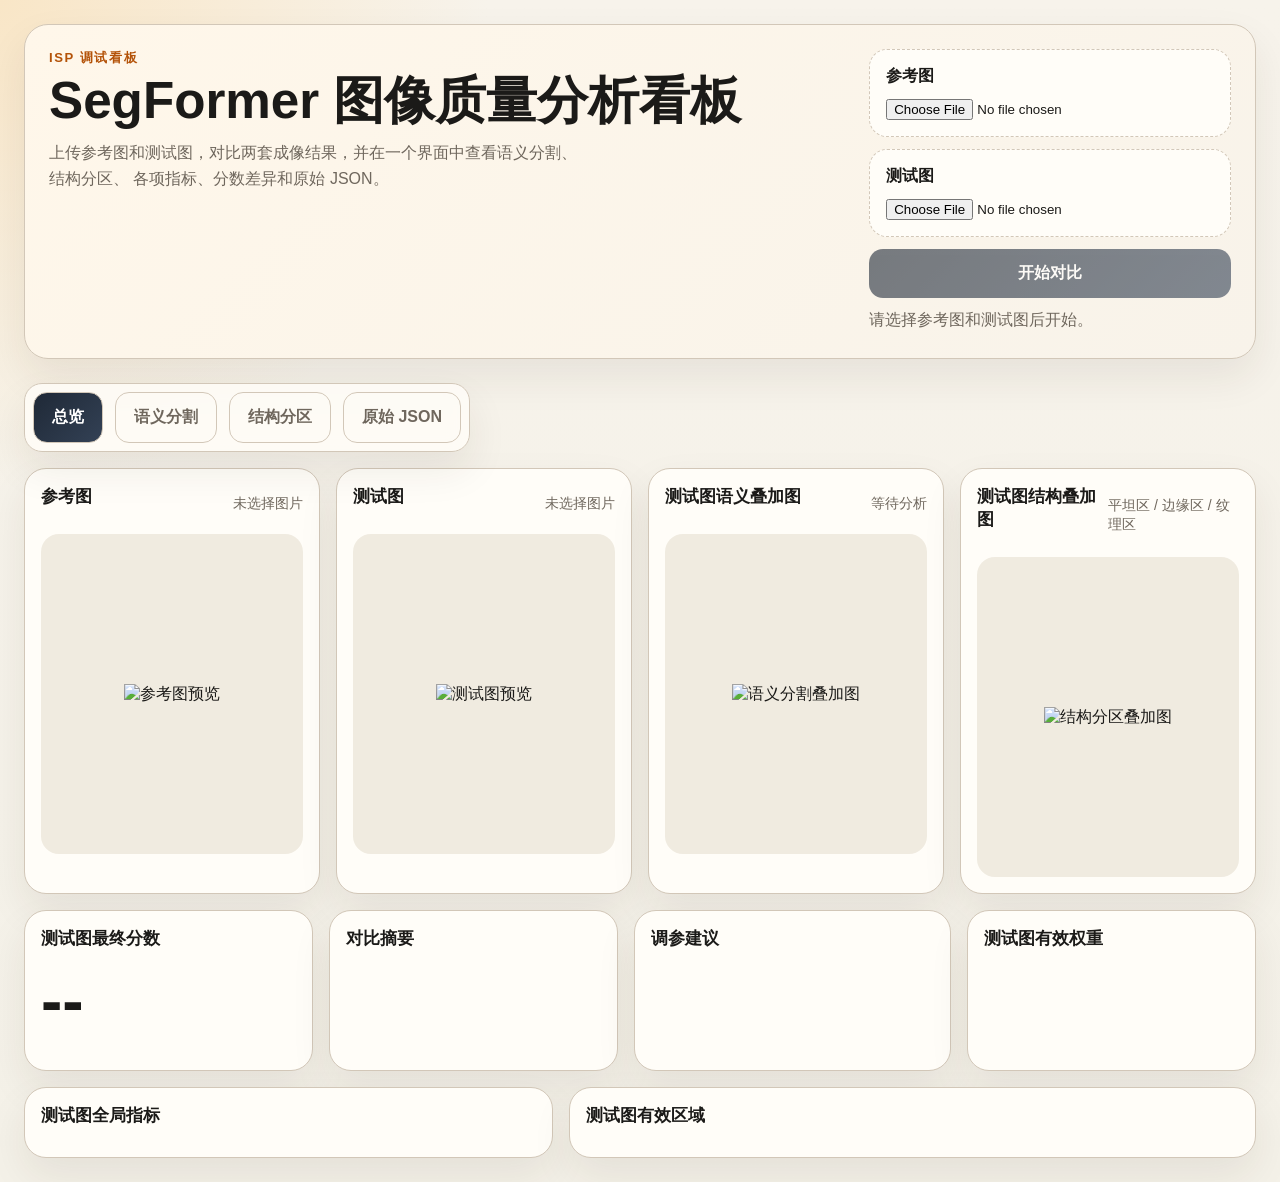
<file: templates/index.html>
<!DOCTYPE html>
<html lang="zh-CN">
  <head>
    <meta charset="UTF-8" />
    <meta name="viewport" content="width=device-width, initial-scale=1.0" />
    <title>SegFormer 图像质量分析看板</title>
    <link rel="stylesheet" href="/static/style.css" />
  </head>
  <body>
    <main class="page">
      <header class="hero">
        <div>
          <p class="eyebrow">ISP 调试看板</p>
          <h1>SegFormer 图像质量分析看板</h1>
          <p class="subtitle">
            上传参考图和测试图，对比两套成像结果，并在一个界面中查看语义分割、结构分区、
            各项指标、分数差异和原始 JSON。
          </p>
        </div>
        <div class="controls">
          <label class="upload">
            <span>参考图</span>
            <input id="reference-file-input" type="file" accept="image/*" />
          </label>
          <label class="upload">
            <span>测试图</span>
            <input id="test-file-input" type="file" accept="image/*" />
          </label>
          <button id="analyze-button" disabled>开始对比</button>
          <p id="status-text" class="status">请选择参考图和测试图后开始。</p>
        </div>
      </header>

      <nav class="tabs" aria-label="调试分区">
        <button type="button" class="tab is-active" data-tab="overview">总览</button>
        <button type="button" class="tab" data-tab="semantic">语义分割</button>
        <button type="button" class="tab" data-tab="structure">结构分区</button>
        <button type="button" class="tab" data-tab="json">原始 JSON</button>
      </nav>

      <section class="tab-panel is-active" data-panel="overview">
        <section class="grid visuals">
          <article class="card">
            <div class="card-head">
              <h2>参考图</h2>
              <span id="reference-meta" class="meta">未选择图片</span>
            </div>
            <div class="image-frame"><img id="reference-image" alt="参考图预览" /></div>
          </article>
          <article class="card">
            <div class="card-head">
              <h2>测试图</h2>
              <span id="test-meta" class="meta">未选择图片</span>
            </div>
            <div class="image-frame"><img id="test-image" alt="测试图预览" /></div>
          </article>
          <article class="card">
            <div class="card-head">
              <h2>测试图语义叠加图</h2>
              <span id="request-id" class="meta">等待分析</span>
            </div>
            <div class="image-frame"><img id="overlay-image" alt="语义分割叠加图" /></div>
          </article>
          <article class="card">
            <div class="card-head">
              <h2>测试图结构叠加图</h2>
              <span class="meta">平坦区 / 边缘区 / 纹理区</span>
            </div>
            <div class="image-frame"><img id="structure-overlay-image" alt="结构分区叠加图" /></div>
          </article>
        </section>

        <section class="grid summary">
          <article class="card score-card">
            <h2>测试图最终分数</h2>
            <p id="final-score" class="score">--</p>
            <div id="missing-regions" class="pill-row"></div>
          </article>
          <article class="card">
            <h2>对比摘要</h2>
            <dl id="compare-summary" class="metrics-grid"></dl>
          </article>
          <article class="card">
            <h2>调参建议</h2>
            <ul id="suggestions-list" class="list"></ul>
          </article>
          <article class="card">
            <h2>测试图有效权重</h2>
            <dl id="weights-grid" class="metrics-grid"></dl>
          </article>
        </section>

        <section class="grid metrics-section">
          <article class="card">
            <h2>测试图全局指标</h2>
            <dl id="global-metrics" class="metrics-grid"></dl>
          </article>
          <article class="card">
            <h2>测试图有效区域</h2>
            <div id="detected-regions" class="region-list"></div>
          </article>
        </section>
      </section>

      <section class="tab-panel" data-panel="semantic">
        <section class="card">
          <div class="card-head">
            <h2>语义分割 Mask</h2>
            <span class="meta">人物 / 天空 / 植被 / 背景</span>
          </div>
          <div class="mask-grid">
            <article class="mask-card">
              <h3>人物</h3>
              <img id="mask-person" alt="人物 mask" />
            </article>
            <article class="mask-card">
              <h3>天空</h3>
              <img id="mask-sky" alt="天空 mask" />
            </article>
            <article class="mask-card">
              <h3>植被</h3>
              <img id="mask-vegetation" alt="植被 mask" />
            </article>
            <article class="mask-card">
              <h3>背景</h3>
              <img id="mask-background" alt="背景 mask" />
            </article>
          </div>
        </section>

        <section class="card">
          <h2>语义区域指标</h2>
          <div class="table-wrap">
            <table id="region-metrics-table">
              <thead>
                <tr>
                  <th>区域</th>
                  <th>有效</th>
                  <th>覆盖率</th>
                  <th>Laplacian 清晰度</th>
                  <th>EdgeGrad 均值</th>
                  <th>sigma_L</th>
                  <th>sigma_C</th>
                  <th>分数</th>
                </tr>
              </thead>
              <tbody></tbody>
            </table>
          </div>
        </section>
      </section>

      <section class="tab-panel" data-panel="structure">
        <section class="card">
          <div class="card-head">
            <h2>结构分区 Mask</h2>
            <span class="meta">基于梯度和局部方差划分</span>
          </div>
          <div class="mask-grid structure-grid">
            <article class="mask-card">
              <h3>平坦区</h3>
              <img id="mask-flat" alt="平坦区 mask" />
            </article>
            <article class="mask-card">
              <h3>边缘区</h3>
              <img id="mask-edge" alt="边缘区 mask" />
            </article>
            <article class="mask-card">
              <h3>纹理区</h3>
              <img id="mask-texture" alt="纹理区 mask" />
            </article>
          </div>
        </section>

        <section class="card">
          <h2>语义结构指标</h2>
          <div class="table-wrap">
            <table id="semantic-structure-table">
              <thead>
                <tr>
                  <th>语义区域</th>
                  <th>有效</th>
                  <th>覆盖率</th>
                  <th>平坦区噪声</th>
                  <th>边缘锐度</th>
                  <th>纹理清晰度</th>
                </tr>
              </thead>
              <tbody></tbody>
            </table>
          </div>
        </section>
      </section>

      <section class="tab-panel" data-panel="json">
        <section class="card">
          <h2>原始 JSON</h2>
          <pre id="raw-json" class="json-viewer">尚未开始分析。</pre>
        </section>
      </section>
    </main>

    <script src="/static/app.js"></script>
  </body>
</html>
</file>
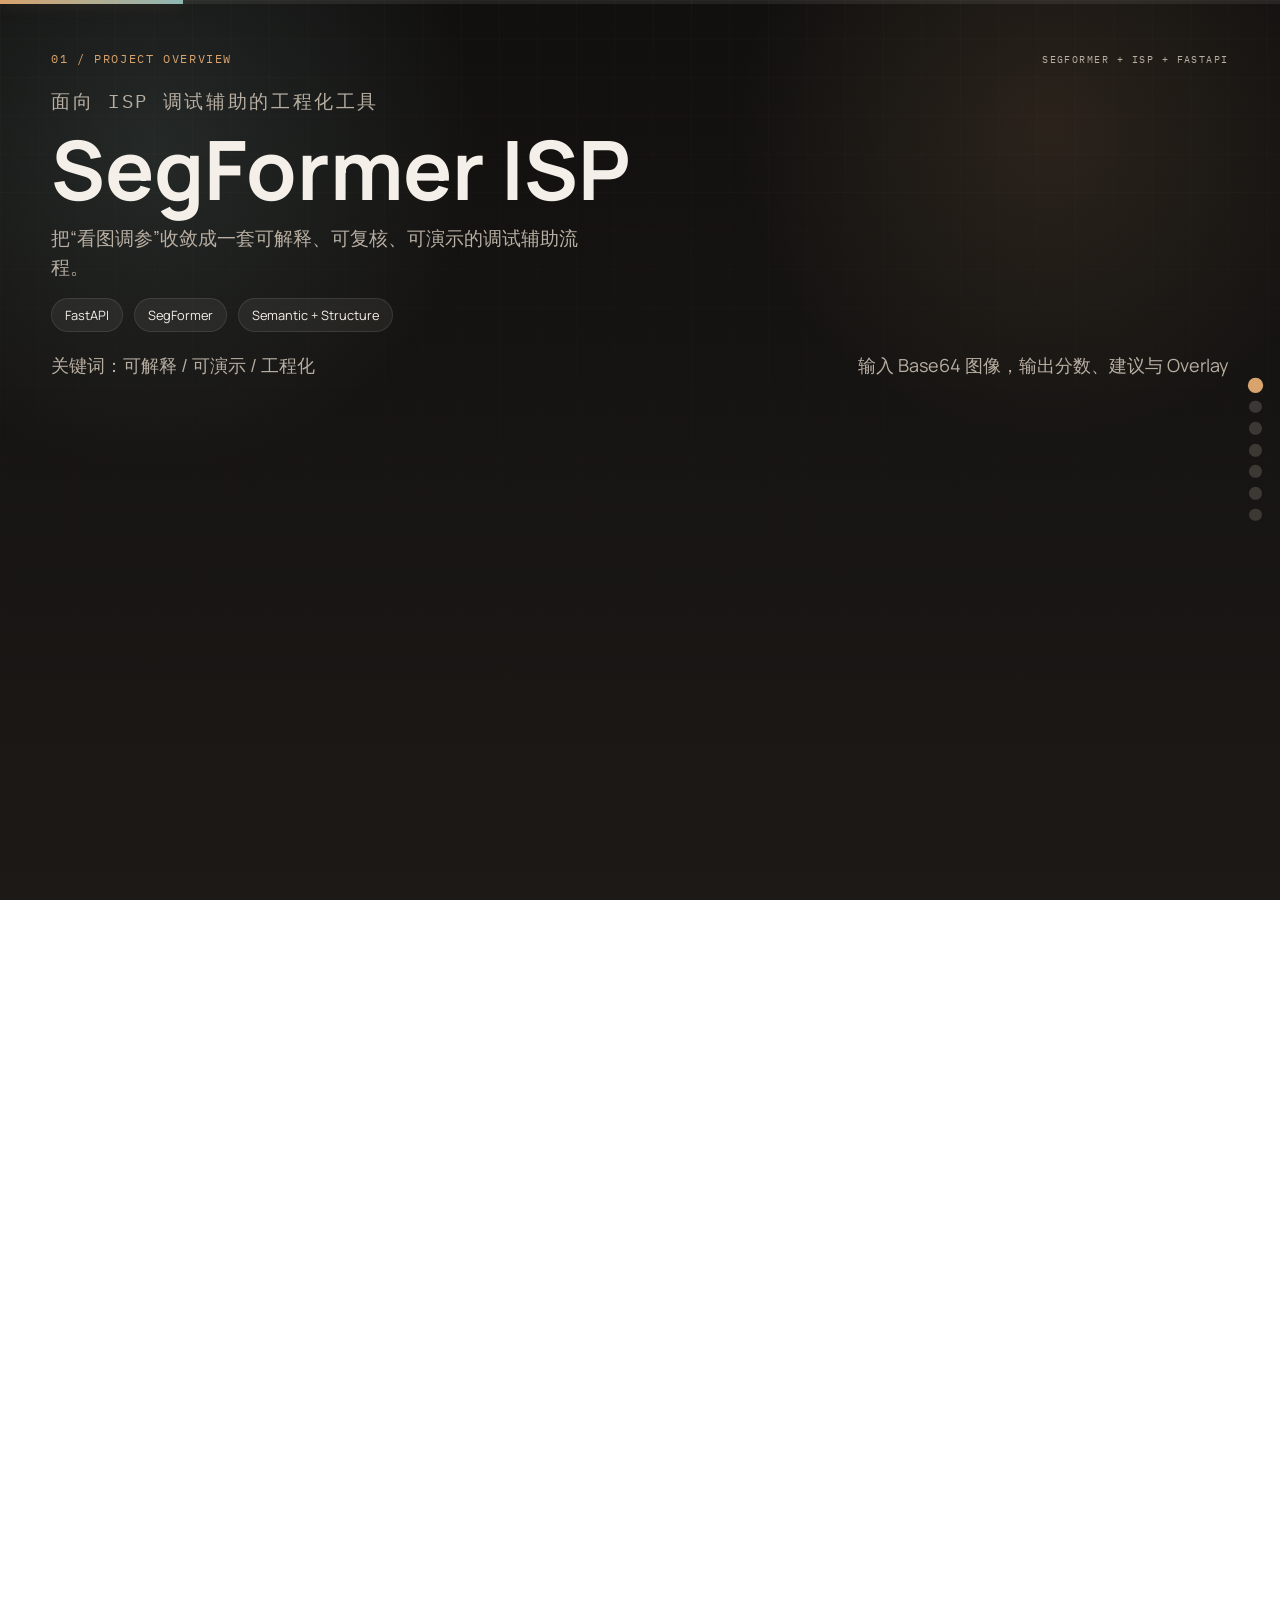
<file: docs/cnn-isp-interview-deck.html>
<!DOCTYPE html>
<html lang="zh-CN">
  <head>
    <meta charset="UTF-8" />
    <meta name="viewport" content="width=device-width, initial-scale=1.0" />
    <title>SegFormer ISP 项目介绍</title>
    <link
      rel="preconnect"
      href="https://fonts.googleapis.com"
    />
    <link
      rel="preconnect"
      href="https://fonts.gstatic.com"
      crossorigin
    />
    <link
      href="https://fonts.googleapis.com/css2?family=Manrope:wght@400;500;700;800&family=IBM+Plex+Mono:wght@400;500&display=swap"
      rel="stylesheet"
    />
    <style>
      /* ===========================================
         CSS CUSTOM PROPERTIES
         =========================================== */
      :root {
        --bg-primary: #121110;
        --bg-secondary: #191714;
        --bg-panel: rgba(27, 24, 21, 0.86);
        --bg-panel-solid: #1b1815;
        --bg-card: rgba(35, 31, 28, 0.96);
        --bg-card-soft: rgba(31, 28, 25, 0.82);
        --text-primary: #f4efe8;
        --text-secondary: #b8aea2;
        --text-dark: #f4efe8;
        --text-dark-soft: #c7bdb2;
        --accent: #d8a36d;
        --accent-strong: #8fb7b3;
        --accent-warm: #c89aa5;
        --accent-danger: #d2887a;
        --line: rgba(255, 244, 232, 0.1);
        --line-strong: rgba(216, 163, 109, 0.24);
        --shadow: 0 1.4rem 3.2rem rgba(0, 0, 0, 0.28);
        --font-display: "Manrope", sans-serif;
        --font-body: "Manrope", sans-serif;
        --font-mono: "IBM Plex Mono", monospace;
        --ease-out-expo: cubic-bezier(0.16, 1, 0.3, 1);
        --duration-normal: 0.65s;
        --slide-padding: clamp(1.1rem, 3vw, 3.2rem);
        --content-gap: clamp(0.7rem, 1.6vw, 1.6rem);
      }

      /* ===========================================
         BASE RESET
         =========================================== */
      * {
        box-sizing: border-box;
        margin: 0;
        padding: 0;
      }

      /* ===========================================
         VIEWPORT FITTING: MANDATORY BASE STYLES
         Include this ENTIRE file in every presentation.
         These styles ensure slides fit exactly in the viewport.
         =========================================== */

      /* 1. Lock html/body to viewport */
      html, body {
          height: 100%;
          overflow-x: hidden;
      }

      html {
          scroll-snap-type: y mandatory;
          scroll-behavior: smooth;
      }

      /* 2. Each slide = exact viewport height */
      .slide {
          width: 100vw;
          height: 100vh;
          height: 100dvh; /* Dynamic viewport height for mobile browsers */
          overflow: hidden; /* CRITICAL: Prevent ANY overflow */
          scroll-snap-align: start;
          display: flex;
          flex-direction: column;
          position: relative;
      }

      /* 3. Content container with flex for centering */
      .slide-content {
          flex: 1;
          display: flex;
          flex-direction: column;
          justify-content: center;
          max-height: 100%;
          overflow: hidden; /* Double-protection against overflow */
          padding: var(--slide-padding);
      }

      /* 4. ALL typography uses clamp() for responsive scaling */
      :root {
          /* Titles scale from mobile to desktop */
          --title-size: clamp(1.5rem, 5vw, 4rem);
          --h2-size: clamp(1.25rem, 3.5vw, 2.5rem);
          --h3-size: clamp(1rem, 2.5vw, 1.75rem);

          /* Body text */
          --body-size: clamp(0.75rem, 1.5vw, 1.125rem);
          --small-size: clamp(0.65rem, 1vw, 0.875rem);

          /* Spacing scales with viewport */
          --slide-padding: clamp(1rem, 4vw, 4rem);
          --content-gap: clamp(0.5rem, 2vw, 2rem);
          --element-gap: clamp(0.25rem, 1vw, 1rem);
      }

      /* 5. Cards/containers use viewport-relative max sizes */
      .card, .container, .content-box {
          max-width: min(90vw, 1000px);
          max-height: min(80vh, 700px);
      }

      /* 6. Lists auto-scale with viewport */
      .feature-list, .bullet-list {
          gap: clamp(0.4rem, 1vh, 1rem);
      }

      .feature-list li, .bullet-list li {
          font-size: var(--body-size);
          line-height: 1.4;
      }

      /* 7. Grids adapt to available space */
      .grid {
          display: grid;
          grid-template-columns: repeat(auto-fit, minmax(min(100%, 250px), 1fr));
          gap: clamp(0.5rem, 1.5vw, 1rem);
      }

      /* 8. Images constrained to viewport */
      img, .image-container {
          max-width: 100%;
          max-height: min(50vh, 400px);
          object-fit: contain;
      }

      /* ===========================================
         RESPONSIVE BREAKPOINTS
         Aggressive scaling for smaller viewports
         =========================================== */

      /* Short viewports (< 700px height) */
      @media (max-height: 700px) {
          :root {
              --slide-padding: clamp(0.75rem, 3vw, 2rem);
              --content-gap: clamp(0.4rem, 1.5vw, 1rem);
              --title-size: clamp(1.25rem, 4.5vw, 2.5rem);
              --h2-size: clamp(1rem, 3vw, 1.75rem);
          }
      }

      /* Very short viewports (< 600px height) */
      @media (max-height: 600px) {
          :root {
              --slide-padding: clamp(0.5rem, 2.5vw, 1.5rem);
              --content-gap: clamp(0.3rem, 1vw, 0.75rem);
              --title-size: clamp(1.1rem, 4vw, 2rem);
              --body-size: clamp(0.7rem, 1.2vw, 0.95rem);
          }

          /* Hide non-essential elements */
          .nav-dots, .keyboard-hint, .decorative {
              display: none;
          }
      }

      /* Extremely short (landscape phones, < 500px height) */
      @media (max-height: 500px) {
          :root {
              --slide-padding: clamp(0.4rem, 2vw, 1rem);
              --title-size: clamp(1rem, 3.5vw, 1.5rem);
              --h2-size: clamp(0.9rem, 2.5vw, 1.25rem);
              --body-size: clamp(0.65rem, 1vw, 0.85rem);
          }
      }

      /* Narrow viewports (< 600px width) */
      @media (max-width: 600px) {
          :root {
              --title-size: clamp(1.25rem, 7vw, 2.5rem);
          }

          /* Stack grids vertically */
          .grid,
          .problem-layout,
          .goal-strip,
          .flow-branches {
              grid-template-columns: 1fr;
          }
      }

      /* ===========================================
         REDUCED MOTION
         Respect user preferences
         =========================================== */
      @media (prefers-reduced-motion: reduce) {
          *, *::before, *::after {
              animation-duration: 0.01ms !important;
              transition-duration: 0.2s !important;
          }

          html {
              scroll-behavior: auto;
          }
      }

      /* ===========================================
         GLOBAL PRESENTATION STYLES
         =========================================== */
      body {
        background:
          radial-gradient(circle at 12% 16%, rgba(143, 183, 179, 0.14), transparent 24%),
          radial-gradient(circle at 82% 14%, rgba(216, 163, 109, 0.12), transparent 24%),
          linear-gradient(180deg, #11100f 0%, #171513 52%, #1c1916 100%);
        color: var(--text-primary);
        font-family: var(--font-body);
      }

      body::before {
        content: "";
        position: fixed;
        inset: 0;
        background-image:
          linear-gradient(rgba(255, 244, 232, 0.028) 1px, transparent 1px),
          linear-gradient(90deg, rgba(255, 244, 232, 0.028) 1px, transparent 1px);
        background-size: clamp(1.8rem, 3vw, 3rem) clamp(1.8rem, 3vw, 3rem);
        mask-image: linear-gradient(180deg, rgba(0, 0, 0, 0.8), transparent 88%);
        pointer-events: none;
      }

      .progress-bar {
        position: fixed;
        top: 0;
        left: 0;
        width: 100%;
        height: clamp(0.18rem, 0.4vh, 0.28rem);
        background: rgba(255, 244, 232, 0.08);
        z-index: 20;
      }

      .progress-bar::after {
        content: "";
        display: block;
        width: var(--progress, 0%);
        height: 100%;
        background: linear-gradient(90deg, var(--accent), var(--accent-strong));
        box-shadow: 0 0 1rem rgba(216, 163, 109, 0.22);
      }

      .nav-dots {
        position: fixed;
        top: 50%;
        right: clamp(0.55rem, 1.4vw, 1.2rem);
        transform: translateY(-50%);
        display: flex;
        flex-direction: column;
        gap: clamp(0.35rem, 0.8vw, 0.55rem);
        z-index: 20;
      }

      .nav-dots button {
        width: clamp(0.6rem, 1vw, 0.82rem);
        height: clamp(0.6rem, 1vw, 0.82rem);
        border-radius: 50%;
        border: 0;
        background: rgba(255, 244, 232, 0.16);
        cursor: pointer;
        transition: transform 0.25s ease, background 0.25s ease;
      }

      .nav-dots button.active {
        background: var(--accent);
        transform: scale(1.18);
      }

      .section-id,
      .section-tag,
      .eyebrow {
        font-family: var(--font-mono);
        text-transform: uppercase;
        letter-spacing: 0.14em;
      }

      .section-id {
        color: var(--accent);
        font-size: clamp(0.68rem, 0.9vw, 0.86rem);
      }

      .section-tag {
        font-size: clamp(0.64rem, 0.82vw, 0.8rem);
        color: var(--text-secondary);
      }

      .eyebrow {
        color: var(--accent-strong);
        font-size: clamp(0.7rem, 0.9vw, 0.88rem);
      }

      h1,
      h2,
      h3 {
        font-family: var(--font-display);
      }

      h1 {
        font-size: clamp(2.5rem, 6.4vw, 5.8rem);
        line-height: 0.94;
      }

      h2 {
        font-size: var(--h2-size);
        line-height: 1;
      }

      h3 {
        font-size: clamp(0.95rem, 1.5vw, 1.25rem);
        line-height: 1.12;
      }

      p,
      li,
      dd,
      dt,
      span {
        font-size: var(--body-size);
      }

      .slide-shell {
        display: flex;
        flex-direction: column;
        gap: clamp(0.8rem, 1.6vw, 1.4rem);
        justify-content: center;
      }

      .slide-head {
        display: flex;
        align-items: flex-end;
        justify-content: space-between;
        gap: 1rem;
      }

      .slide-title {
        display: grid;
        gap: clamp(0.35rem, 0.8vw, 0.65rem);
      }

      .lede {
        max-width: 66ch;
        color: var(--text-secondary);
        line-height: 1.5;
      }

      .title-slide .slide-content {
        justify-content: space-between;
      }

      .hero-grid {
        display: grid;
        grid-template-columns: 1.45fr 0.9fr;
        gap: clamp(1rem, 2vw, 1.6rem);
        align-items: end;
        min-height: 0;
      }

      .hero-copy {
        display: grid;
        gap: clamp(0.65rem, 1.4vw, 1rem);
      }

      .hero-copy p {
        max-width: 46ch;
        color: var(--text-secondary);
        line-height: 1.52;
        font-size: clamp(0.9rem, 1.6vw, 1.18rem);
      }

      .hero-panel,
      .metric-card,
      .dark-card {
        background: var(--bg-panel);
        border: 1px solid var(--line);
        border-radius: clamp(1rem, 1.8vw, 1.6rem);
        box-shadow: var(--shadow);
        backdrop-filter: blur(8px);
      }

      .hero-panel {
        padding: clamp(1rem, 1.8vw, 1.4rem);
        display: grid;
        gap: clamp(0.7rem, 1.2vw, 1rem);
      }

      .stats-row,
      .pill-row,
      .score-band,
      .weights-row {
        display: flex;
        flex-wrap: wrap;
        gap: clamp(0.45rem, 0.9vw, 0.75rem);
      }

      .stat-chip,
      .pill,
      .weight-chip {
        border-radius: 999px;
        padding: clamp(0.32rem, 0.7vw, 0.46rem) clamp(0.7rem, 1vw, 0.95rem);
        border: 1px solid rgba(255, 244, 232, 0.1);
        background: rgba(255, 244, 232, 0.06);
        color: var(--text-primary);
        font-size: clamp(0.72rem, 1vw, 0.86rem);
      }

      .weight-chip {
        background: rgba(143, 183, 179, 0.1);
        border-color: rgba(143, 183, 179, 0.2);
      }

      .pill.warn {
        color: #f0c59b;
        border-color: rgba(216, 163, 109, 0.24);
      }

      .pill.bad {
        color: #e5b8c1;
        border-color: rgba(200, 154, 165, 0.22);
      }

      .grid-2,
      .grid-3,
      .grid-4 {
        display: grid;
        gap: clamp(0.7rem, 1.2vw, 1rem);
        min-height: 0;
      }

      .grid-2 {
        grid-template-columns: repeat(2, minmax(0, 1fr));
      }

      .grid-3 {
        grid-template-columns: repeat(3, minmax(0, 1fr));
      }

      .grid-4 {
        grid-template-columns: repeat(4, minmax(0, 1fr));
      }

      .metric-card,
      .light-card {
        padding: clamp(0.8rem, 1.3vw, 1.1rem);
        display: grid;
        gap: clamp(0.45rem, 0.8vw, 0.7rem);
      }

      .metric-card h3,
      .light-card h3 {
        color: var(--text-primary);
      }

      .metric-card p,
      .metric-card li,
      .dark-card p,
      .dark-card li {
        color: var(--text-secondary);
        line-height: 1.45;
      }

      .light-surface {
        background: var(--bg-card);
        color: var(--text-dark);
        border: 1px solid rgba(255, 244, 232, 0.08);
        border-radius: clamp(1rem, 1.8vw, 1.4rem);
        box-shadow: var(--shadow);
      }

      .light-card {
        background: transparent;
      }

      .light-card p,
      .light-card li,
      .light-card dt,
      .light-card dd {
        color: var(--text-dark-soft);
        line-height: 1.44;
      }

      .list-tight {
        list-style: none;
        display: grid;
        gap: clamp(0.35rem, 0.7vw, 0.5rem);
      }

      .list-tight li::before {
        content: "•";
        color: var(--accent);
        margin-right: 0.45rem;
      }

      .process-flow {
        display: grid;
        grid-template-columns: repeat(5, minmax(0, 1fr));
        gap: clamp(0.55rem, 1vw, 0.8rem);
        align-items: stretch;
      }

      .process-flow.compact-4 {
        grid-template-columns: repeat(4, minmax(0, 1fr));
      }

      .process-flow.compact-4 .flow-step {
        padding: clamp(0.65rem, 0.95vw, 0.82rem);
      }

      .process-flow.compact-4 .flow-step strong {
        font-size: clamp(0.76rem, 0.98vw, 0.9rem);
      }

      .process-flow.compact-4 .flow-step small {
        font-size: clamp(0.62rem, 0.8vw, 0.74rem);
      }

      .problem-layout {
        display: grid;
        grid-template-columns: repeat(2, minmax(0, 1fr));
        gap: clamp(0.7rem, 1.1vw, 0.9rem);
        min-height: 0;
      }

      .flowchart-card,
      .problem-note-card {
        padding: clamp(0.8rem, 1.25vw, 1rem);
        display: grid;
        gap: clamp(0.4rem, 0.7vw, 0.55rem);
        background: var(--bg-panel);
        border-color: var(--line);
      }

      .problem-panels {
        display: grid;
        gap: clamp(0.35rem, 0.65vw, 0.5rem);
      }

      .mini-flow {
        display: grid;
        gap: clamp(0.45rem, 0.7vw, 0.55rem);
      }

      .mini-flow-grid {
        display: grid;
        grid-template-columns: repeat(2, minmax(0, 1fr));
        gap: clamp(0.45rem, 0.7vw, 0.55rem);
      }

      .mini-node,
      .mini-note {
        padding: clamp(0.5rem, 0.75vw, 0.62rem) clamp(0.58rem, 0.9vw, 0.74rem);
        border-radius: clamp(0.72rem, 1vw, 0.9rem);
        border: 1px solid var(--line);
        background: rgba(255, 244, 232, 0.05);
      }

      .mini-note {
        background: rgba(255, 244, 232, 0.09);
        border-color: var(--line-strong);
      }

      .mini-node strong,
      .mini-note strong {
        display: block;
        font-size: clamp(0.76rem, 1vw, 0.88rem);
        line-height: 1.2;
      }

      .mini-node span,
      .mini-note span {
        display: block;
        margin-top: 0.15rem;
        color: var(--text-secondary);
        font-size: clamp(0.62rem, 0.82vw, 0.76rem);
        line-height: 1.25;
      }

      .mini-flow-caption {
        color: var(--text-secondary);
        font-size: clamp(0.66rem, 0.82vw, 0.76rem);
        line-height: 1.3;
      }

      .goal-strip {
        display: grid;
        grid-template-columns: repeat(2, minmax(0, 1fr));
        gap: clamp(0.35rem, 0.65vw, 0.5rem);
      }

      .comparison-flow {
        display: grid;
        gap: clamp(0.6rem, 0.9vw, 0.75rem);
      }

      .flow-lane {
        display: grid;
        gap: clamp(0.4rem, 0.65vw, 0.5rem);
      }

      .flow-lane-head {
        display: flex;
        align-items: center;
        justify-content: space-between;
        gap: 0.75rem;
      }

      .flow-lane-head p {
        color: var(--text-secondary);
        font-size: clamp(0.66rem, 0.84vw, 0.78rem);
      }

      .lane-steps {
        display: grid;
        grid-template-columns: repeat(4, minmax(0, 1fr));
        gap: clamp(0.42rem, 0.65vw, 0.5rem);
      }

      .lane-step {
        padding: clamp(0.55rem, 0.8vw, 0.68rem);
        border-radius: clamp(0.8rem, 1vw, 0.95rem);
        border: 1px solid rgba(255, 255, 255, 0.08);
        background: rgba(255, 255, 255, 0.03);
      }

      .lane-step strong,
      .lane-step span {
        display: block;
      }

      .lane-step strong {
        font-size: clamp(0.74rem, 0.95vw, 0.86rem);
        line-height: 1.18;
      }

      .lane-step span {
        margin-top: 0.18rem;
        color: var(--text-secondary);
        font-size: clamp(0.62rem, 0.8vw, 0.74rem);
        line-height: 1.24;
      }

      .lane-step.emphasis {
        background: rgba(255, 255, 255, 0.08);
        border-color: rgba(255, 255, 255, 0.14);
      }

      .problem-note-card h3,
      .problem-note-card p,
      .problem-note-card li {
        color: var(--text-primary);
      }

      .problem-note-card p,
      .problem-note-card li {
        color: var(--text-secondary);
      }

      .flow-step {
        padding: clamp(0.8rem, 1.2vw, 1rem);
        border-radius: clamp(0.9rem, 1.4vw, 1.2rem);
        background: rgba(255, 244, 232, 0.05);
        border: 1px solid var(--line);
        display: grid;
        gap: 0.42rem;
        position: relative;
      }

      .flow-step:not(:last-child)::after {
        content: "→";
        position: absolute;
        right: calc(-1 * clamp(0.5rem, 1vw, 0.8rem));
        top: 50%;
        transform: translateY(-50%);
        color: rgba(255, 244, 232, 0.4);
        font-size: clamp(1rem, 1.4vw, 1.3rem);
      }

      .flow-step strong,
      .flow-step small {
        display: block;
      }

      .flow-step strong {
        font-size: clamp(0.84rem, 1.15vw, 1rem);
      }

      .flow-step small {
        color: var(--text-secondary);
        line-height: 1.35;
      }

      .formula {
        font-family: var(--font-mono);
        font-size: clamp(0.7rem, 1vw, 0.88rem);
        color: var(--accent-strong);
        background: rgba(143, 183, 179, 0.08);
        border: 1px solid rgba(143, 183, 179, 0.18);
        border-radius: 0.85rem;
        padding: 0.7rem 0.8rem;
      }

      .two-band {
        display: grid;
        grid-template-columns: 1.15fr 0.85fr;
        gap: clamp(0.8rem, 1.5vw, 1.2rem);
        min-height: 0;
      }

      .split-halves {
        display: grid;
        grid-template-columns: repeat(2, minmax(0, 1fr));
        gap: clamp(0.8rem, 1.2vw, 1rem);
        min-height: 0;
      }

      .experiment-layout {
        display: grid;
        gap: clamp(0.6rem, 1vw, 0.9rem);
        min-height: 0;
      }

      .experiment-images {
        display: grid;
        grid-template-columns: repeat(4, minmax(0, 1fr));
        gap: clamp(0.55rem, 0.9vw, 0.75rem);
        min-height: 0;
      }

      .experiment-images .image-panel {
        padding: clamp(0.55rem, 0.9vw, 0.72rem);
        gap: clamp(0.3rem, 0.55vw, 0.45rem);
      }

      .experiment-images .image-panel strong {
        font-size: clamp(0.68rem, 0.88vw, 0.8rem);
        line-height: 1.1;
      }

      .experiment-images .image-frame {
        padding: clamp(0.22rem, 0.45vw, 0.35rem);
      }

      .experiment-images .image-frame img {
        max-height: min(24vh, 185px);
      }

      .experiment-summary {
        display: grid;
        grid-template-columns: 0.92fr 1.08fr;
        gap: clamp(0.7rem, 1vw, 0.9rem);
        align-items: start;
        min-height: 0;
      }

      .experiment-summary .dark-card {
        padding: clamp(0.72rem, 1vw, 0.88rem);
      }

      .image-panel {
        display: grid;
        gap: clamp(0.45rem, 0.8vw, 0.7rem);
        padding: clamp(0.8rem, 1.2vw, 1rem);
        background: rgba(255, 244, 232, 0.05);
        border: 1px solid var(--line);
        border-radius: clamp(0.85rem, 1.2vw, 1.1rem);
      }

      .image-panel strong {
        font-size: clamp(0.8rem, 1.05vw, 0.95rem);
      }

      .image-frame {
        display: flex;
        align-items: center;
        justify-content: center;
        min-height: 0;
        background:
          linear-gradient(180deg, rgba(43, 38, 34, 0.92), rgba(29, 26, 23, 0.9));
        border-radius: clamp(0.8rem, 1vw, 1rem);
        padding: clamp(0.4rem, 0.8vw, 0.7rem);
        overflow: hidden;
      }

      .image-frame img {
        width: 100%;
        border-radius: 0.55rem;
        object-fit: contain;
      }

      .dark-card {
        padding: clamp(0.9rem, 1.4vw, 1.2rem);
        display: grid;
        gap: clamp(0.45rem, 0.8vw, 0.7rem);
      }

      .metric-grid {
        display: grid;
        grid-template-columns: repeat(2, minmax(0, 1fr));
        gap: clamp(0.4rem, 0.7vw, 0.6rem);
      }

      .metric-grid .kv {
        padding: 0.6rem 0.7rem;
        border-radius: 0.8rem;
        background: rgba(255, 255, 255, 0.05);
        border: 1px solid rgba(255, 255, 255, 0.08);
      }

      .kv span,
      .kv strong {
        display: block;
      }

      .kv span {
        color: var(--text-secondary);
        font-size: clamp(0.68rem, 0.9vw, 0.8rem);
      }

      .kv strong {
        margin-top: 0.18rem;
        font-size: clamp(0.84rem, 1.12vw, 0.98rem);
      }

      .mono-box {
        font-family: var(--font-mono);
        font-size: clamp(0.65rem, 0.86vw, 0.8rem);
        line-height: 1.46;
        color: var(--text-primary);
        background: rgba(255, 244, 232, 0.06);
        border-radius: 0.95rem;
        padding: 0.85rem;
        border: 1px solid var(--line);
        white-space: pre-wrap;
      }

      .closing-grid {
        display: grid;
        grid-template-columns: 1.1fr 0.9fr;
        gap: clamp(0.9rem, 1.6vw, 1.3rem);
        align-items: stretch;
      }

      .closing-panel {
        padding: clamp(1rem, 1.8vw, 1.4rem);
        border-radius: clamp(1rem, 1.6vw, 1.4rem);
        background: rgba(255, 244, 232, 0.05);
        border: 1px solid var(--line);
        display: grid;
        gap: clamp(0.5rem, 0.9vw, 0.75rem);
      }

      .metric-table {
        width: 100%;
        border-collapse: collapse;
        font-size: var(--small-size);
      }

      .metric-table th,
      .metric-table td {
        text-align: left;
        vertical-align: top;
        padding: clamp(0.5rem, 0.8vw, 0.68rem);
        border-bottom: 1px solid var(--line);
      }

      .metric-table th {
        color: var(--accent);
        font-family: var(--font-mono);
        font-size: clamp(0.64rem, 0.82vw, 0.76rem);
        letter-spacing: 0.08em;
        text-transform: uppercase;
      }

      .metric-table td {
        color: var(--text-secondary);
        line-height: 1.35;
      }

      .closing-panel ul {
        list-style: none;
        display: grid;
        gap: 0.45rem;
      }

      .closing-panel li::before {
        content: "▸";
        color: var(--accent);
        margin-right: 0.45rem;
      }

      .footer-bar {
        display: flex;
        justify-content: space-between;
        gap: 1rem;
        color: var(--text-secondary);
        font-size: var(--small-size);
      }

      /* ===========================================
         ANIMATIONS
         =========================================== */
      .reveal {
        opacity: 0;
        transform: translateY(1.6rem);
        transition:
          opacity var(--duration-normal) var(--ease-out-expo),
          transform var(--duration-normal) var(--ease-out-expo);
      }

      .reveal-left {
        opacity: 0;
        transform: translateX(-2rem);
        transition:
          opacity var(--duration-normal) var(--ease-out-expo),
          transform var(--duration-normal) var(--ease-out-expo);
      }

      .reveal-scale {
        opacity: 0;
        transform: scale(0.94);
        transition:
          opacity var(--duration-normal) var(--ease-out-expo),
          transform var(--duration-normal) var(--ease-out-expo);
      }

      .slide.visible .reveal,
      .slide.visible .reveal-left,
      .slide.visible .reveal-scale {
        opacity: 1;
        transform: none;
      }

      .reveal:nth-child(1) { transition-delay: 0.06s; }
      .reveal:nth-child(2) { transition-delay: 0.12s; }
      .reveal:nth-child(3) { transition-delay: 0.18s; }
      .reveal:nth-child(4) { transition-delay: 0.24s; }

      /* ===========================================
         RESPONSIVE LAYOUT OVERRIDES
         =========================================== */
      @media (max-width: 980px) {
        .hero-grid,
        .two-band,
        .closing-grid {
          grid-template-columns: 1fr;
        }

        .process-flow {
          grid-template-columns: repeat(2, minmax(0, 1fr));
        }

        .flow-step:not(:last-child)::after {
          display: none;
        }

        .grid-4 {
          grid-template-columns: repeat(2, minmax(0, 1fr));
        }
      }
    </style>
  </head>
  <body>
    <div class="progress-bar"></div>
    <nav class="nav-dots" aria-label="Slide navigation"></nav>

    <!-- ===========================================
         SLIDE 1: COVER
         =========================================== -->
    <section class="slide title-slide">
      <div class="slide-content">
        <div class="slide-shell">
          <div class="slide-head reveal">
              <span class="section-id">01 / Project Overview</span>
            <span class="section-tag">SegFormer + ISP + FastAPI</span>
          </div>
          <div class="hero-copy">
            <p class="eyebrow reveal">面向 ISP 调试辅助的工程化工具</p>
            <h1 class="reveal">SegFormer ISP</h1>
            <p class="reveal">
              把“看图调参”收敛成一套可解释、可复核、可演示的调试辅助流程。
            </p>
            <div class="stats-row reveal">
              <span class="stat-chip">FastAPI</span>
              <span class="stat-chip">SegFormer</span>
              <span class="stat-chip">Semantic + Structure</span>
            </div>
          </div>
          <div class="footer-bar reveal">
            <span>关键词：可解释 / 可演示 / 工程化</span>
            <span>输入 Base64 图像，输出分数、建议与 Overlay</span>
          </div>
        </div>
      </div>
    </section>

    <!-- ===========================================
         SLIDE 2: PROBLEM + GOAL
         =========================================== -->
    <section class="slide">
      <div class="slide-content">
        <div class="slide-shell">
          <div class="slide-head reveal">
            <div class="slide-title">
              <span class="section-id">02 / Problem + Goal</span>
              <h2>为什么做这个项目 + 目标边界</h2>
            </div>
            <span class="section-tag">把“看图调参”变成可解释工具</span>
          </div>
          <p class="lede reveal">
            传统 ISP 调试重人力、长周期、强经验依赖。这个项目不替代工程师，而是先自动跑完第一轮分析和建议，把人工精力留给最后的微调判断。
          </p>
          <div class="problem-layout">
              <article class="dark-card flowchart-card reveal-left">
                <h3>流程对比</h3>
                <span class="section-tag">传统 ISP 调试流程</span>
                <div class="process-flow compact-4">
                <div class="flow-step">
                  <strong>多设备准备 + 多场景拍摄</strong>
                  <small>不同 sensor / 镜头，人像 / 夜景 / 风景</small>
                </div>
                <div class="flow-step">
                  <strong>导出图像数据 + 人工评估图像质量</strong>
                  <small>清晰度 / 噪声 / 曝光</small>
                </div>
                <div class="flow-step">
                  <strong>手动调整 ISP 参数</strong>
                  <small>重新编译 / 刷机 / 应用参数</small>
                </div>
                <div class="flow-step">
                  <strong>再次拍摄验证</strong>
                  <small>评测是否通过? 评测不通过 -> 全流程重跑</small>
                </div>
              </div>
              <span class="section-tag">最终目标</span>
              <div class="process-flow compact-4">
                <div class="flow-step">
                  <strong>输入图像</strong>
                  <small>自动化流程起点</small>
                </div>
                <div class="flow-step">
                  <strong>算法自动评估</strong>
                  <small>SegFormer + CV 指标</small>
                </div>
                <div class="flow-step">
                  <strong>自动生成调参建议</strong>
                  <small>自动完成第一轮调参</small>
                </div>
                <div class="flow-step">
                  <strong>人工微调</strong>
                  <small>最终结果</small>
                </div>
              </div>
              <p class="mini-flow-caption">从 完全人工调参 走向 算法自动调一轮 + 人工微调。</p>
            </article>
            <div class="problem-panels">
              <article class="dark-card problem-note-card reveal-scale">
                <h3>为什么值得做</h3>
                <ul class="list-tight">
                  <li>高度依赖人工经验，主观性强</li>
                  <li>需要多设备、多场景反复拍摄</li>
                  <li>调参周期长，验证成本高</li>
                  <li>评测不通过 -> 全流程重跑</li>
                </ul>
              </article>
              <div class="goal-strip reveal">
                <div class="dark-card problem-note-card">
                  <h3>项目愿景</h3>
                  <p>自动完成 80% 调参工作，人工只负责最终视觉优化和特殊 case 微调。</p>
                </div>
                <div class="dark-card problem-note-card">
                  <h3>预期效果</h3>
                  <p>调试时间下降、调参效率提升，结果更稳定且可复现。</p>
                </div>
              </div>
            </div>
          </div>
          <div class="pill-row reveal">
            <span class="pill">本质问题：人眼评估 + 手动调参 = 高成本 + 不稳定</span>
            <span class="pill warn">目标：算法先做 80%，人工补最后 20%</span>
            <span class="pill bad">定位：自动化第一轮调参辅助系统</span>
          </div>
        </div>
      </div>
    </section>

    <!-- ===========================================
         SLIDE 3: ARCHITECTURE
         =========================================== -->
    <section class="slide">
      <div class="slide-content">
        <div class="slide-shell">
          <div class="slide-head reveal">
            <div class="slide-title">
              <span class="section-id">03 / Architecture</span>
              <h2>系统架构与处理流程</h2>
            </div>
            <span class="section-tag">输入图像 -> 分析 -> 建议 -> 可视化</span>
          </div>
          <div class="process-flow reveal">
            <div class="flow-step">
              <span class="section-tag">Step 1</span>
              <strong>Decode</strong>
              <small>接收图像并转成 OpenCV 格式。</small>
            </div>
            <div class="flow-step">
              <span class="section-tag">Step 2</span>
              <strong>Semantic Segmentation</strong>
              <small>识别人、天空、植被、背景。</small>
            </div>
            <div class="flow-step">
              <span class="section-tag">Step 3</span>
              <strong>Metric + Structure</strong>
              <small>计算质量指标，并做 flat/edge/texture 分区。</small>
            </div>
            <div class="flow-step">
              <span class="section-tag">Step 4</span>
              <strong>Score + Suggest</strong>
              <small>归一化打分并生成可回溯建议。</small>
            </div>
            <div class="flow-step">
              <span class="section-tag">Step 5</span>
              <strong>Serve + Visualize</strong>
              <small>通过 API、UI、overlay、JSON 展示结果。</small>
            </div>
          </div>
          <div class="grid-2">
            <article class="dark-card reveal-left">
              <h3>后端模块</h3>
              <div class="metric-grid">
                <div class="kv">
                  <span>segmentation.py</span>
                  <strong>语义分割与 mask 生成</strong>
                </div>
                <div class="kv">
                  <span>metrics.py</span>
                  <strong>质量指标计算</strong>
                </div>
                <div class="kv">
                  <span>structure_analysis.py</span>
                  <strong>结构区域划分</strong>
                </div>
                <div class="kv">
                  <span>analyzer.py</span>
                  <strong>总编排、评分、建议输出</strong>
                </div>
              </div>
            </article>
            <article class="dark-card reveal-left">
              <h3>交付接口</h3>
              <ul class="list-tight">
                <li>`POST /analyze` 返回结构化 JSON</li>
                <li>`GET /` 提供本地调试 UI</li>
                <li>结果文件落到 `outputs/` 便于复核</li>
                <li>浏览器直接查看图、mask、分数、建议</li>
              </ul>
            </article>
          </div>
        </div>
      </div>
    </section>

    <!-- ===========================================
         SLIDE 4: SEMANTIC FLOW
         =========================================== -->
    <section class="slide">
      <div class="slide-content">
        <div class="slide-shell">
          <div class="slide-head reveal">
            <div class="slide-title">
              <span class="section-id">04 / Semantic Flow</span>
              <h2>语义分区流程</h2>
            </div>
            <span class="section-tag">代码路径：segmentation.py</span>
          </div>
          <div class="process-flow reveal">
            <div class="flow-step">
              <span class="section-tag">Step 1</span>
              <strong>输入 BGR 图像</strong>
              <small>分析器先完成解码，再把图像送入分割模块。</small>
            </div>
            <div class="flow-step">
              <span class="section-tag">Step 2</span>
              <strong>转 RGB + Processor</strong>
              <small>按 SegFormer 输入格式做预处理。</small>
            </div>
            <div class="flow-step">
              <span class="section-tag">Step 3</span>
              <strong>SegFormer 推理</strong>
              <small>使用 SegFormer 输出 logits。</small>
            </div>
            <div class="flow-step">
              <span class="section-tag">Step 4</span>
              <strong>上采样 + argmax</strong>
              <small>回到原图尺寸，再得到 2D label map。</small>
            </div>
            <div class="flow-step">
              <span class="section-tag">Step 5</span>
              <strong>ADE20K 标签映射</strong>
              <small>`sky` 使用 label 2，聚合成四类 mask。</small>
            </div>
          </div>
          <div class="two-band">
            <article class="dark-card reveal-left">
              <h3>为什么这样做</h3>
              <ul class="list-tight">
                <li>咨询过调试人员后，发现他们更习惯在同一场景下先看同一个物体的对比</li>
                <li>我们也考虑过“先看四周再看中间”的方式，但不够稳定，解释成本更高</li>
                <li>最终保留按语义区域分区，因为更符合调试习惯，也更方便后续指标复用</li>
              </ul>
            </article>
            <article class="dark-card reveal-left">
              <h3>这一步产出什么</h3>
              <ul class="list-tight">
                <li>一张和原图同尺寸的语义 label map</li>
                <li>person / sky / vegetation / background 四类 mask</li>
                <li>可直接进入区域评分和 overlay 展示</li>
              </ul>
            </article>
          </div>
        </div>
      </div>
    </section>

    <!-- ===========================================
         SLIDE 5: STRUCTURE FLOW
         =========================================== -->
    <section class="slide">
      <div class="slide-content">
        <div class="slide-shell">
          <div class="slide-head reveal">
            <div class="slide-title">
              <span class="section-id">05 / Structure Flow</span>
              <h2>结构分区流程</h2>
            </div>
            <span class="section-tag">代码路径：structure_analysis.py</span>
          </div>
          <div class="process-flow compact-4 reveal">
            <div class="flow-step">
              <span class="section-tag">Step 1</span>
              <strong>转灰度图</strong>
              <small>后续结构特征统一在灰度域计算。</small>
            </div>
            <div class="flow-step">
              <span class="section-tag">Step 2</span>
              <strong>Sobel + 局部方差</strong>
              <small>同时得到 gradient map 和 variance map。</small>
            </div>
            <div class="flow-step">
              <span class="section-tag">Step 3</span>
              <strong>阈值划分 mask</strong>
              <small>高梯度是 edge；低梯度低方差是 flat；其余归 texture。</small>
            </div>
            <div class="flow-step">
              <span class="section-tag">Step 4</span>
              <strong>叠加到语义区域</strong>
              <small>与语义 mask 求交集，用于结构指标和建议生成。</small>
            </div>
          </div>
          <div class="split-halves">
            <article class="dark-card reveal-left">
              <h3>这一步产出什么</h3>
              <div class="metric-grid">
                <div class="kv">
                  <span>3 类结构 mask</span>
                  <strong>flat / edge / texture</strong>
                </div>
                <div class="kv">
                  <span>结构判断依据</span>
                  <strong>梯度 + 局部方差</strong>
                </div>
                <div class="kv">
                  <span>1 组可解释结果</span>
                  <strong>可与语义区域交叉分析</strong>
                </div>
              </div>
            </article>
            <article class="dark-card reveal-left">
              <h3>怎么接到评分</h3>
              <ul class="list-tight">
                <li>原始指标：Laplacian_Clarity、EdgeGrad_mean、sigma_L、sigma_C</li>
                <li>这些基础指标先线性归一化到 0-100，再做区域 score</li>
                <li>结构分区主要负责解释问题落在 flat / edge / texture 哪一类区域</li>
                <li>最后按 person 0.5 / sky 0.2 / vegetation 0.2 / global 0.1 汇总</li>
              </ul>
              <div class="formula">score = 0.35 * clarity + 0.25 * edge + 0.2 * sigma_L + 0.2 * sigma_C</div>
            </article>
          </div>
        </div>
      </div>
    </section>

    <!-- ===========================================
         SLIDE 6: EXPERIMENT
         =========================================== -->
    <section class="slide">
      <div class="slide-content">
        <div class="slide-shell">
          <div class="slide-head reveal">
            <div class="slide-title">
              <span class="section-id">06 / Experiment</span>
              <h2>实验结果：从分区到建议</h2>
            </div>
            <span class="section-tag">使用最新样例：skyface2.jpg</span>
          </div>
          <div class="experiment-layout">
            <div class="experiment-images reveal-scale">
              <div class="image-panel">
                <strong>输入图像</strong>
                <div class="image-frame">
                  <img src="./presentation-assets/skyface2-source.jpg" alt="skyface2 source image" />
                </div>
              </div>
              <div class="image-panel">
                <strong>语义叠加图</strong>
                <div class="image-frame">
                  <img src="./presentation-assets/skyface2-semantic-overlay.png" alt="skyface2 semantic overlay" />
                </div>
              </div>
              <div class="image-panel">
                <strong>结构叠加图</strong>
                <div class="image-frame">
                  <img src="./presentation-assets/skyface2-structure-overlay.png" alt="skyface2 structure overlay" />
                </div>
              </div>
              <div class="image-panel">
                <strong>天空 Mask</strong>
                <div class="image-frame">
                  <img src="./presentation-assets/skyface2-sky-mask.png" alt="skyface2 sky mask" />
                </div>
              </div>
            </div>
            <div class="experiment-summary">
              <article class="dark-card reveal-left">
                <h3>关键数值</h3>
                <div class="metric-grid">
                  <div class="kv">
                    <span>final_score</span>
                    <strong>26.51</strong>
                  </div>
                  <div class="kv">
                    <span>person weight</span>
                    <strong>0.50</strong>
                  </div>
                  <div class="kv">
                    <span>sky weight</span>
                    <strong>0.20</strong>
                  </div>
                  <div class="kv">
                    <span>global weight</span>
                    <strong>0.10</strong>
                  </div>
                </div>
              </article>
              <article class="dark-card reveal-left">
                <h3>建议与结论</h3>
                <div class="mono-box">suggestions:
- 增强人物细节
- 启用亮度降噪
- 增加锐化</div>
              </article>
            </div>
          </div>
        </div>
      </div>
    </section>

    <!-- ===========================================
         SLIDE 7: CHALLENGES + ROADMAP
         =========================================== -->
    <section class="slide">
      <div class="slide-content">
        <div class="slide-shell">
          <div class="slide-head reveal">
            <div class="slide-title">
              <span class="section-id">07 / Challenges + Next</span>
              <h2>难点与下一步</h2>
            </div>
            <span class="section-tag">Q&amp;A</span>
          </div>
          <div class="grid-2">
            <article class="metric-card reveal">
              <h3>难点 1</h3>
              <p>`sky` 标签曾映射错位。checkpoint 里 `sky=2`，不是 `3`，否则结果能跑但语义解释是错的。</p>
              <p>解决方案：直接以 checkpoint 的 `id2label` 为准，并用回归测试锁住映射关系。</p>
            </article>
            <article class="metric-card reveal">
              <h3>难点 2</h3>
              <p>有些图里 `person / sky / vegetation` 会缺失，如果强行按固定权重算，总分会被拉偏。</p>
              <p>解决方案：只对有效区域做重归一化，让缺失区域不直接污染最终分数。</p>
            </article>
          </div>
          <div class="grid-2">
            <article class="dark-card reveal-left">
              <h3>未来优化 1</h3>
              <ul class="list-tight">
                <li>扩展分割类别，不只停留在 `person / sky / vegetation / background` 4 类</li>
                <li>让区域划分更贴近真实调试场景，比如路面、建筑、肤色、阴影等目标</li>
                <li>类别更细后，建议也能更准确地落到具体物体和区域</li>
              </ul>
            </article>
            <article class="dark-card reveal-left">
              <h3>未来优化 2</h3>
              <ul class="list-tight">
                <li>接入调试生产环境中的软件，例如 Chromatix 这类内置调试算法的平台</li>
                <li>自动收集调试过程中的中间真实数据，而不只看最终图像结果</li>
                <li>用这些真实数据继续训练自己的模型，逐步替代固定规则</li>
              </ul>
            </article>
          </div>
          <div class="footer-bar reveal">
            <span>方向关键词：更多类别 / 接入生产软件 / 用真实调试数据训练自有模型</span>
            <span>目标：从演示 demo 走向真正可嵌入调试流程的工具</span>
          </div>
        </div>
      </div>
    </section>

    <script>
      /* ===========================================
         SLIDE PRESENTATION CONTROLLER
         =========================================== */
      class SlidePresentation {
        constructor() {
          this.slides = Array.from(document.querySelectorAll(".slide"));
          this.currentSlide = 0;
          this.progressBar = document.querySelector(".progress-bar");
          this.nav = document.querySelector(".nav-dots");
          this.touchStartY = 0;
          this.touchEndY = 0;
          this.isAnimating = false;
          this.setupIntersectionObserver();
          this.setupNavDots();
          this.setupKeyboardNav();
          this.setupWheelNav();
          this.setupTouchNav();
          this.updateProgress();
        }

        setupIntersectionObserver() {
          const observer = new IntersectionObserver(
            (entries) => {
              entries.forEach((entry) => {
                if (entry.isIntersecting) {
                  entry.target.classList.add("visible");
                  const index = this.slides.indexOf(entry.target);
                  if (index >= 0) {
                    this.currentSlide = index;
                    this.updateDots();
                    this.updateProgress();
                  }
                }
              });
            },
            { threshold: 0.6 }
          );

          this.slides.forEach((slide) => observer.observe(slide));
        }

        setupNavDots() {
          this.slides.forEach((slide, index) => {
            const dot = document.createElement("button");
            dot.type = "button";
            dot.setAttribute("aria-label", `Go to slide ${index + 1}`);
            dot.addEventListener("click", () => this.goToSlide(index));
            this.nav.appendChild(dot);
          });
          this.updateDots();
        }

        updateDots() {
          Array.from(this.nav.children).forEach((dot, index) => {
            dot.classList.toggle("active", index === this.currentSlide);
          });
        }

        updateProgress() {
          const ratio = ((this.currentSlide + 1) / this.slides.length) * 100;
          this.progressBar.style.setProperty("--progress", `${ratio}%`);
        }

        goToSlide(index) {
          const clamped = Math.max(0, Math.min(index, this.slides.length - 1));
          this.currentSlide = clamped;
          this.isAnimating = true;
          this.slides[clamped].scrollIntoView({ behavior: "smooth", block: "start" });
          window.setTimeout(() => {
            this.isAnimating = false;
          }, 700);
          this.updateDots();
          this.updateProgress();
        }

        nextSlide() {
          if (this.isAnimating) return;
          this.goToSlide(this.currentSlide + 1);
        }

        previousSlide() {
          if (this.isAnimating) return;
          this.goToSlide(this.currentSlide - 1);
        }

        setupKeyboardNav() {
          document.addEventListener("keydown", (event) => {
            if (["ArrowDown", "PageDown", " ", "Enter"].includes(event.key)) {
              event.preventDefault();
              this.nextSlide();
            }
            if (["ArrowUp", "PageUp", "Backspace"].includes(event.key)) {
              event.preventDefault();
              this.previousSlide();
            }
            if (event.key === "Home") {
              event.preventDefault();
              this.goToSlide(0);
            }
            if (event.key === "End") {
              event.preventDefault();
              this.goToSlide(this.slides.length - 1);
            }
          });
        }

        setupWheelNav() {
          let lastWheel = 0;
          window.addEventListener(
            "wheel",
            (event) => {
              const now = Date.now();
              if (now - lastWheel < 650) return;
              if (Math.abs(event.deltaY) < 30) return;
              lastWheel = now;
              if (event.deltaY > 0) this.nextSlide();
              if (event.deltaY < 0) this.previousSlide();
            },
            { passive: true }
          );
        }

        setupTouchNav() {
          window.addEventListener(
            "touchstart",
            (event) => {
              this.touchStartY = event.changedTouches[0].screenY;
            },
            { passive: true }
          );

          window.addEventListener(
            "touchend",
            (event) => {
              this.touchEndY = event.changedTouches[0].screenY;
              const delta = this.touchStartY - this.touchEndY;
              if (Math.abs(delta) < 60) return;
              if (delta > 0) this.nextSlide();
              if (delta < 0) this.previousSlide();
            },
            { passive: true }
          );
        }
      }

      window.addEventListener("DOMContentLoaded", () => {
        new SlidePresentation();
      });
    </script>
  </body>
</html>
</file>
<file: static/style.css>
:root {
  --bg: #f4f1e8;
  --panel: #fffdf8;
  --panel-alt: #f0ebe0;
  --line: #d2c7b8;
  --text: #1b1a18;
  --muted: #6f675d;
  --accent: #b45309;
  --accent-soft: #f4d9b8;
  --success: #1f7a4d;
  --error: #a61b29;
  --shadow: 0 18px 40px rgba(45, 37, 24, 0.08);
  --space-2: 8px;
  --space-3: 12px;
  --space-4: 16px;
  --space-5: 24px;
  --space-6: 32px;
}

* {
  box-sizing: border-box;
}

body {
  margin: 0;
  background:
    radial-gradient(circle at top left, #f9e6c7 0, transparent 28%),
    linear-gradient(180deg, #f7f3eb 0%, var(--bg) 100%);
  color: var(--text);
  font-family: "IBM Plex Sans", "Segoe UI", sans-serif;
}

.page {
  max-width: 1500px;
  margin: 0 auto;
  padding: var(--space-5);
}

.hero {
  display: grid;
  grid-template-columns: 2.2fr 1fr;
  gap: var(--space-5);
  margin-bottom: var(--space-5);
  padding: var(--space-5);
  background: linear-gradient(135deg, #fff7ea, #f8f3ea);
  border: 1px solid var(--line);
  border-radius: 24px;
  box-shadow: var(--shadow);
}

.eyebrow {
  margin: 0 0 8px;
  color: var(--accent);
  text-transform: uppercase;
  letter-spacing: 0.12em;
  font-size: 0.82rem;
  font-weight: 700;
}

.hero h1 {
  margin: 0;
  font-size: clamp(2rem, 4vw, 3.5rem);
  line-height: 1;
}

.subtitle {
  max-width: 60ch;
  margin: 14px 0 0;
  color: var(--muted);
  line-height: 1.6;
}

.controls {
  display: grid;
  gap: var(--space-3);
  align-content: start;
}

.upload {
  display: inline-grid;
  gap: var(--space-3);
  padding: var(--space-4);
  background: var(--panel);
  border: 1px dashed var(--line);
  border-radius: 18px;
  cursor: pointer;
  font-weight: 600;
}

.upload input {
  width: 100%;
}

button {
  border: 0;
  border-radius: 14px;
  padding: 14px 18px;
  background: linear-gradient(135deg, #1f2937, #334155);
  color: white;
  font-size: 1rem;
  font-weight: 700;
  cursor: pointer;
}

button:disabled {
  cursor: not-allowed;
  opacity: 0.6;
}

.status {
  margin: 0;
  min-height: 1.5em;
  color: var(--muted);
}

.grid {
  display: grid;
  gap: var(--space-4);
}

.visuals {
  grid-template-columns: repeat(4, minmax(0, 1fr));
}

.summary {
  grid-template-columns: 1fr 1fr 1.1fr 1fr;
}

.metrics-section {
  grid-template-columns: 1fr 1.3fr;
}

.card {
  background: var(--panel);
  border: 1px solid var(--line);
  border-radius: 22px;
  padding: var(--space-4);
  box-shadow: var(--shadow);
}

.card h2 {
  margin: 0 0 14px;
  font-size: 1.05rem;
}

.card-head {
  display: flex;
  justify-content: space-between;
  align-items: center;
  gap: 12px;
  margin-bottom: var(--space-3);
}

.meta {
  color: var(--muted);
  font-size: 0.88rem;
}

.image-frame {
  min-height: 320px;
  display: flex;
  align-items: center;
  justify-content: center;
  background: var(--panel-alt);
  border-radius: 18px;
  overflow: hidden;
}

.image-frame img,
.mask-card img {
  max-width: 100%;
  max-height: 100%;
  display: block;
}

.score {
  margin: 6px 0 16px;
  font-size: clamp(2rem, 5vw, 4rem);
  font-weight: 800;
}

.pill-row {
  display: flex;
  flex-wrap: wrap;
  gap: var(--space-2);
}

.pill {
  display: inline-flex;
  align-items: center;
  padding: 6px 10px;
  border-radius: 999px;
  font-size: 0.85rem;
  background: var(--accent-soft);
  color: #7a3f05;
}

.pill.success {
  background: #d7f3e4;
  color: var(--success);
}

.pill.error {
  background: #fce3e6;
  color: var(--error);
}

.list {
  margin: 0;
  padding-left: 18px;
  display: grid;
  gap: var(--space-2);
}

.metrics-grid {
  display: grid;
  grid-template-columns: repeat(2, minmax(0, 1fr));
  gap: var(--space-3) var(--space-4);
  margin: 0;
}

.metrics-grid dt {
  color: var(--muted);
  font-size: 0.88rem;
}

.metrics-grid dd {
  margin: 4px 0 0;
  font-weight: 700;
}

.mask-grid {
  display: grid;
  grid-template-columns: repeat(4, minmax(0, 1fr));
  gap: var(--space-4);
}

.structure-grid {
  grid-template-columns: repeat(3, minmax(0, 1fr));
}

.mask-card {
  padding: var(--space-4);
  border-radius: 18px;
  background: var(--panel-alt);
  min-height: 220px;
}

.mask-card h3 {
  margin: 0 0 10px;
  font-size: 0.95rem;
}

.region-list {
  display: grid;
  gap: var(--space-3);
}

.region-item {
  padding: var(--space-4);
  border-radius: 16px;
  background: var(--panel-alt);
  border: 1px solid var(--line);
}

.region-item strong {
  display: block;
  margin-bottom: 8px;
}

.table-wrap {
  overflow-x: auto;
}

table {
  width: 100%;
  border-collapse: collapse;
}

th,
td {
  padding: var(--space-3) 10px;
  border-bottom: 1px solid var(--line);
  text-align: left;
  font-size: 0.94rem;
}

th {
  color: var(--muted);
  font-weight: 700;
}

.json-viewer {
  margin: 0;
  padding: 16px;
  min-height: 320px;
  border-radius: 18px;
  background: #191917;
  color: #f8f8f2;
  overflow: auto;
  font-size: 0.88rem;
  line-height: 1.5;
}

.tabs {
  display: inline-flex;
  gap: var(--space-3);
  flex-wrap: wrap;
  margin-bottom: var(--space-4);
  padding: var(--space-2);
  border: 1px solid var(--line);
  border-radius: 18px;
  background: rgba(255, 253, 248, 0.82);
  box-shadow: var(--shadow);
  backdrop-filter: blur(10px);
}

.tab {
  background: transparent;
  color: var(--muted);
  border: 1px solid var(--line);
  box-shadow: none;
}

.tab.is-active {
  background: linear-gradient(135deg, #1f2937, #334155);
  color: #fff;
}

.tab-panel {
  display: none;
}

.tab-panel.is-active {
  display: grid;
  gap: var(--space-4);
}

.tab-panel > section {
  margin: 0;
}

@media (max-width: 1100px) {
  .hero,
  .summary,
  .metrics-section,
  .visuals {
    grid-template-columns: 1fr;
  }

  .tabs {
    display: flex;
  }

  .mask-grid {
    grid-template-columns: repeat(2, minmax(0, 1fr));
  }

  .structure-grid {
    grid-template-columns: repeat(2, minmax(0, 1fr));
  }
}

@media (max-width: 700px) {
  .page {
    padding: var(--space-3);
  }

  .mask-grid {
    grid-template-columns: 1fr;
  }

  .structure-grid {
    grid-template-columns: 1fr;
  }

  .metrics-grid {
    grid-template-columns: 1fr;
  }
}
</file>
